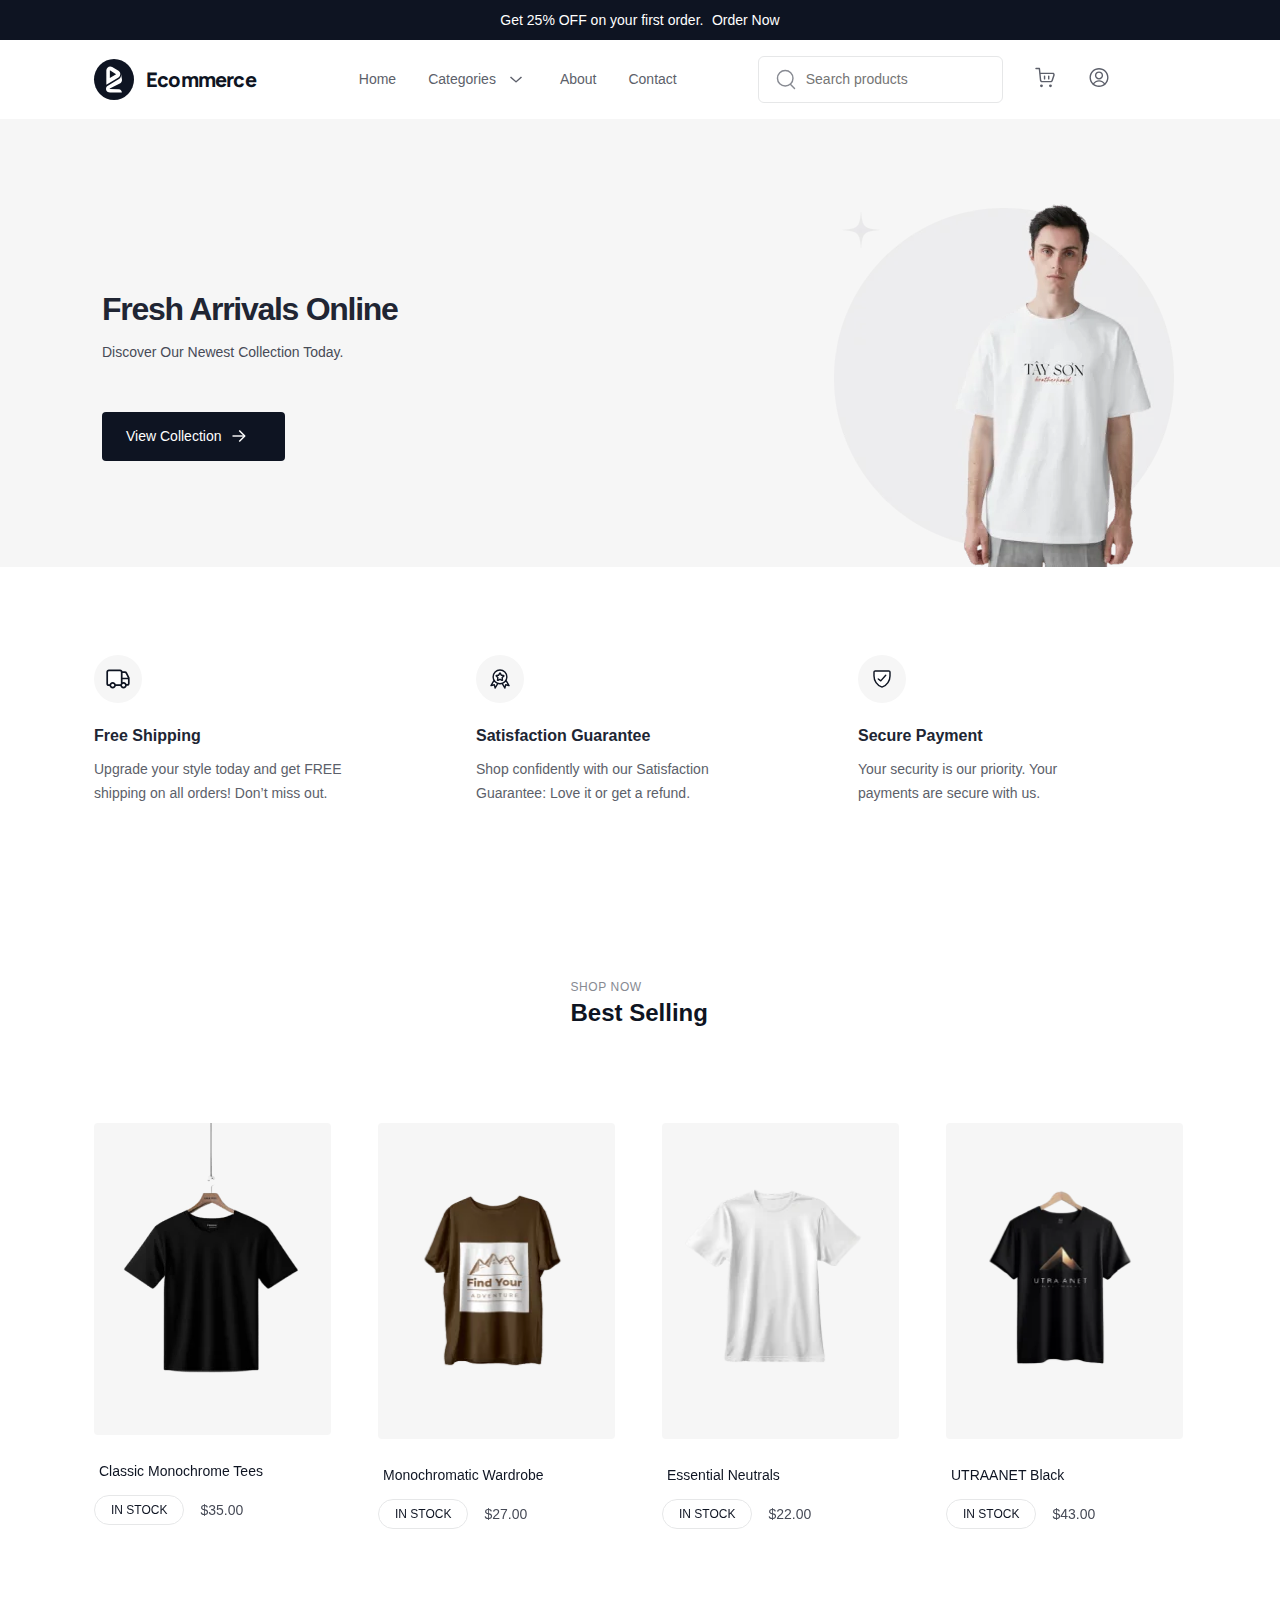
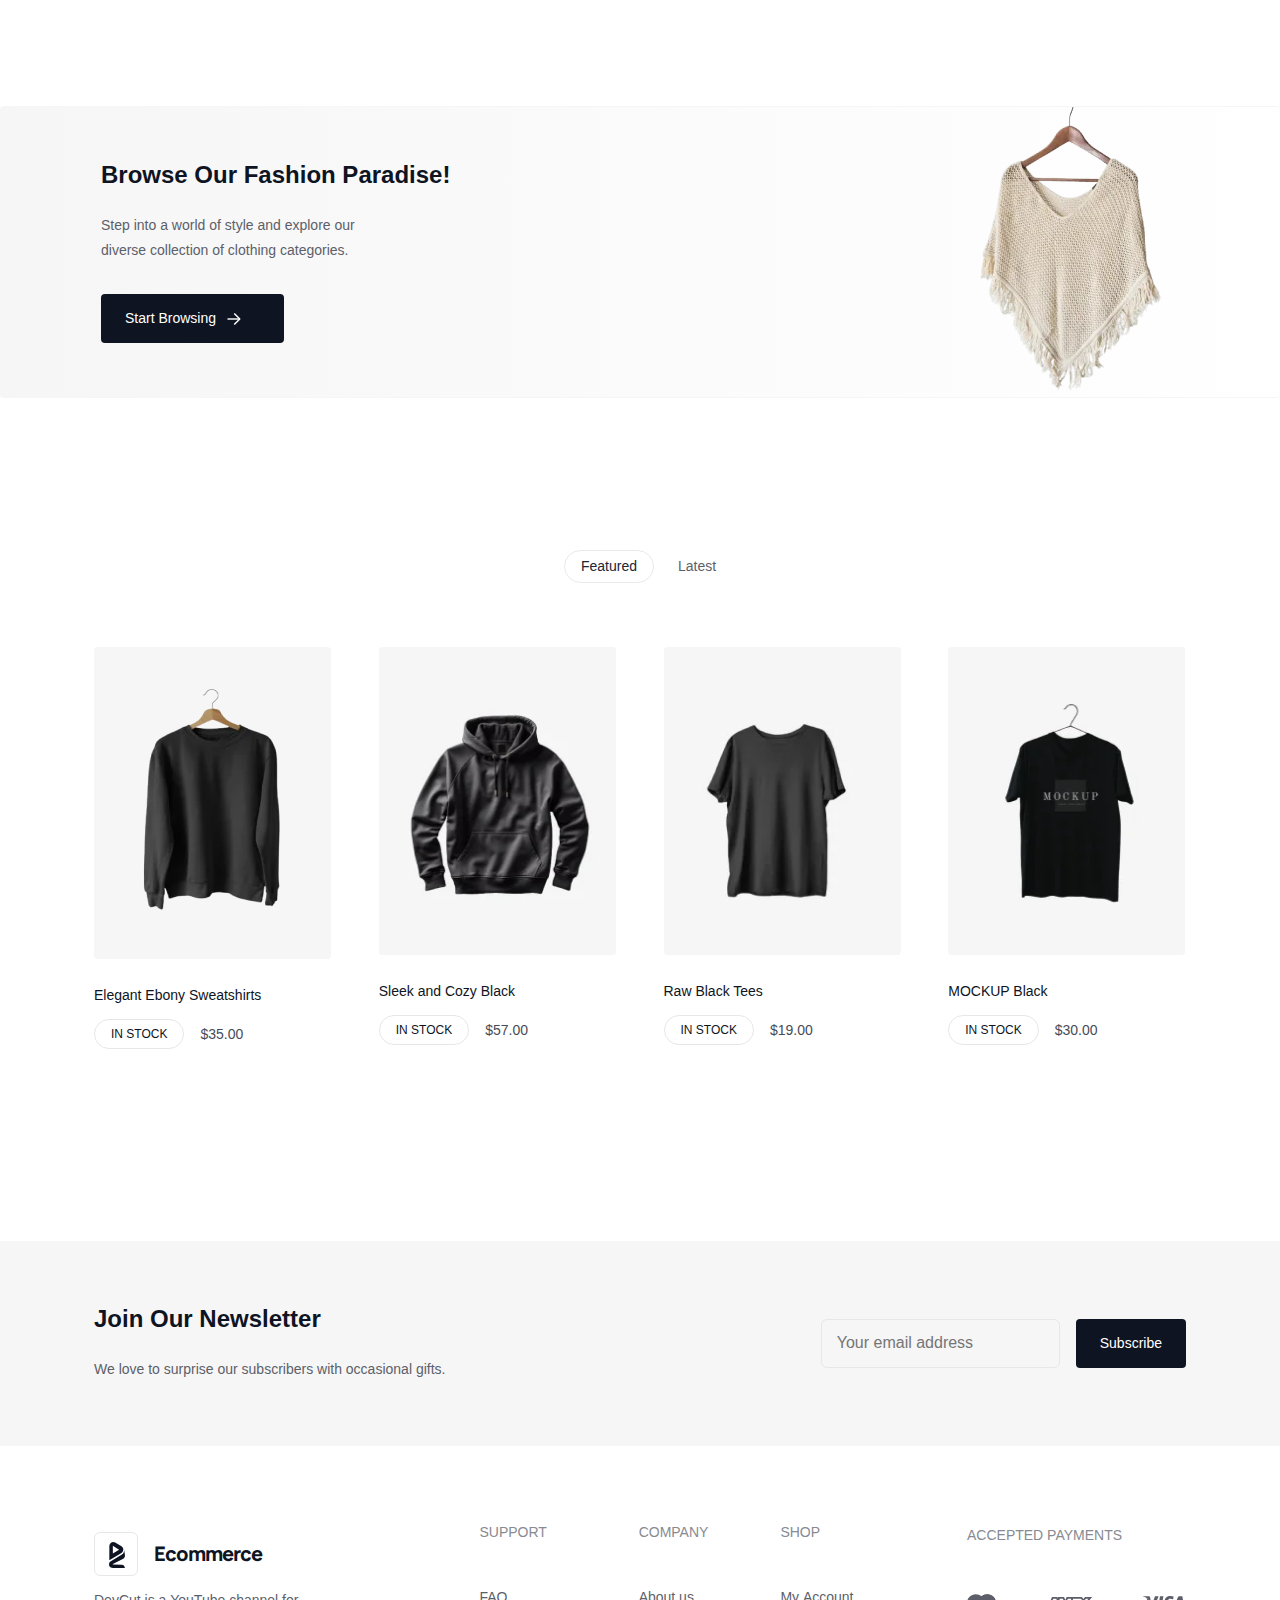
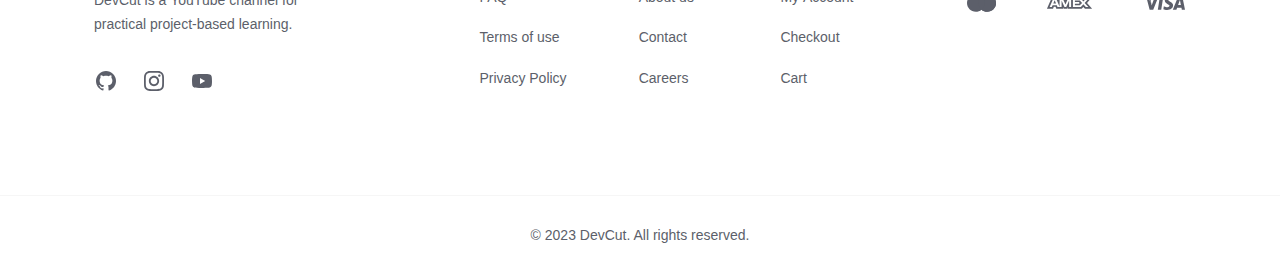
<file: index.html>
<!DOCTYPE html><html lang="en"><head><meta charset="UTF-8"/><meta http-equiv="X-UA-Compatible" content="IE=edge"/><meta name="viewport" content="width=device-width, initial-scale=1.0"/><title>Ecommerce | Кирилл Фирулёв</title><link rel="stylesheet" href="./css/main.css"/><link rel="icon" type="image/x-icon" href="./img/favicons/favicon.svg"/><link rel="apple-touch-icon" sizes="180x180" href="./img/favicons/apple-touch-icon.png"/></head><body><section class="top-info"><div class="top-info__content"><p>Get 25% OFF on&#160;your first order.</p> <span>Order Now</span></div></section><header class="header"><div class="container"><div class="header__body"><div class="header__nav nav-head"><div class="nav-head__logo"><div class="nav-head__logotip"><svg class="icon icon--LogoWhite"><use href="./img/svgsprite/sprite.symbol.svg#LogoWhite"></use></svg></div> <span>Ecommerce</span></div><ul class="nav-head__list"><li class="nav-head__item">Home</li><li class="nav-head__item Categories"> Categories<svg class="icon icon--ArrowDown"><use href="./img/svgsprite/sprite.symbol.svg#ArrowDown"></use></svg></li><li class="nav-head__item">About</li><li class="nav-head__item">Contact</li></ul></div><div class="header__profile"><div class="header__input"><svg class="icon icon--Search"><use href="./img/svgsprite/sprite.symbol.svg#Search"></use></svg><input type="text" placeholder="Search products"/></div><div class="header__card"><svg class="icon icon--card"><use href="./img/svgsprite/sprite.symbol.svg#card"></use></svg></div><div class="header__user"><svg class="icon icon--User"><use href="./img/svgsprite/sprite.symbol.svg#User"></use></svg></div></div><div class="mobile-nav"><ul class="mobile-nav__list"><li class="mobile-nav__item">Home</li><li class="mobile-nav__item Categories"> Categories<svg class="icon icon--ArrowDown"><use href="./img/svgsprite/sprite.symbol.svg#ArrowDown"></use></svg></li><li class="mobile-nav__item">About</li><li class="mobile-nav__item">Contact</li></ul><div class="mobile__input"><svg class="icon icon--Search"><use href="./img/svgsprite/sprite.symbol.svg#Search"></use></svg><input type="text" placeholder="Search products"/></div></div><div class="mobile__nav"> <button class="mobile-nav-btn"><div class="line line1"></div><div class="line line2"></div><div class="line line3"></div></button></div></div></div></header><main class="main"><section class="hero"><div class="container"><div class="hero__body"><div class="hero__content"><div class="hero__text"><h2 class="hero__title">Fresh Arrivals Online</h2><p>Discover Our Newest Collection Today.</p></div> <button class="hero__btn"> View Collection<svg class="icon icon--ArrowRight"><use href="./img/svgsprite/sprite.symbol.svg#ArrowRight"></use></svg></button></div><div class="hero__img"><picture><source srcset="./img/hero/01.webp 1x, ./img/hero/01@2x.webp 2x" type="image/webp"><source srcset="./img/hero/01.png 1x, ./img/hero/01@2x.png 2x" type="image/png"> <img src="./img/hero/01.png" alt=""/></picture></div></div></div></section><section class="features"><div class="container"><div class="features__body"><ul class="features__list"><li class="features__item"><div class="features__icon"><svg class="icon icon--car"><use href="./img/svgsprite/sprite.symbol.svg#car"></use></svg></div><div class="features__text"><h2>Free Shipping</h2><p> Upgrade your style today and get FREE shipping on&#160;all orders! Don&#8217;t miss out.</p></div></li><li class="features__item"><div class="features__icon"><svg class="icon icon--medal"><use href="./img/svgsprite/sprite.symbol.svg#medal"></use></svg></div><div class="features__text"><h2>Satisfaction Guarantee</h2><p> Shop confidently with our Satisfaction Guarantee: Love it&#160;or&#160;get a refund.</p></div></li><li class="features__item"><div class="features__icon"><svg class="icon icon--safety"><use href="./img/svgsprite/sprite.symbol.svg#safety"></use></svg></div><div class="features__text"><h2>Secure Payment</h2><p> Your security is&#160;our priority. Your payments are secure with us.</p></div></li></ul></div></div></section><section class="best"><div class="container"><div class="best__body"><div class="best__title"> <span>Shop Now</span><h2>Best Selling</h2></div><div class="swiper mySwiper best__slider"><div class="swiper-wrapper best__swiper"><div class="swiper-slide best__slide slide-best"><div class="slide-best__img"><picture><source srcset="./img/best/01.webp 1x, ./img/best/01@2x.webp 2x" type="image/webp"><source srcset="./img/best/01.png 1x, ./img/best/01@2x.png 2x" type="image/png"> <img src="./img/best/01.png" alt=""/></picture></div><div class="slide-best__content"><p>Classic Monochrome Tees</p><div class="slide-best__price"> <button type="button" class="slide-best__btn">IN&#160;STOCK</button> <span>$35.00</span></div></div></div><div class="swiper-slide best__slide slide-best"><div class="slide-best__img"><picture><source srcset="./img/best/02.webp 1x, ./img/best/02@2x.webp 2x" type="image/webp"><source srcset="./img/best/02.png 1x, ./img/best/02@2x.png 2x" type="image/png"> <img src="./img/best/02.png" alt=""/></picture></div><div class="slide-best__content"><p>Monochromatic Wardrobe</p><div class="slide-best__price"> <button type="button" class="slide-best__btn">IN&#160;STOCK</button> <span>$27.00</span></div></div></div><div class="swiper-slide best__slide slide-best"><div class="slide-best__img"><picture><source srcset="./img/best/03.webp 1x, ./img/best/03@2x.webp 2x" type="image/webp"><source srcset="./img/best/03.png 1x, ./img/best/03@2x.png 2x" type="image/png"> <img src="./img/best/03.png" alt=""/></picture></div><div class="slide-best__content"><p>Essential Neutrals</p><div class="slide-best__price"> <button type="button" class="slide-best__btn">IN&#160;STOCK</button> <span>$22.00</span></div></div></div><div class="swiper-slide best__slide slide-best"><div class="slide-best__img"><picture><source srcset="./img/best/04.webp 1x, ./img/best/04@2x.webp 2x" type="image/webp"><source srcset="./img/best/04.png 1x, ./img/best/04@2x.png 2x" type="image/png"> <img src="./img/best/04.png" alt=""/></picture></div><div class="slide-best__content"><p>UTRAANET Black</p><div class="slide-best__price"> <button type="button" class="slide-best__btn">IN&#160;STOCK</button> <span>$43.00</span></div></div></div><div class="swiper-slide best__slide slide-best"><div class="slide-best__img"><picture><source srcset="./img/best/01.webp 1x, ./img/best/01@2x.webp 2x" type="image/webp"><source srcset="./img/best/01.png 1x, ./img/best/01@2x.png 2x" type="image/png"> <img src="./img/best/01.png" alt=""/></picture></div><div class="slide-best__content"><p>Classic Monochrome Tees</p><div class="slide-best__price"> <button type="button" class="slide-best__btn">IN&#160;STOCK</button> <span>$35.00</span></div></div></div><div class="swiper-slide best__slide slide-best"><div class="slide-best__img"><picture><source srcset="./img/best/02.webp 1x, ./img/best/02@2x.webp 2x" type="image/webp"><source srcset="./img/best/02.png 1x, ./img/best/02@2x.png 2x" type="image/png"> <img src="./img/best/02.png" alt=""/></picture></div><div class="slide-best__content"><p>Monochromatic Wardrobe</p><div class="slide-best__price"> <button type="button" class="slide-best__btn">IN&#160;STOCK</button> <span>$27.00</span></div></div></div><div class="swiper-slide best__slide slide-best"><div class="slide-best__img"><picture><source srcset="./img/best/03.webp 1x, ./img/best/03@2x.webp 2x" type="image/webp"><source srcset="./img/best/03.png 1x, ./img/best/03@2x.png 2x" type="image/png"> <img src="./img/best/03.png" alt=""/></picture></div><div class="slide-best__content"><p>Essential Neutrals</p><div class="slide-best__price"> <button type="button" class="slide-best__btn">IN&#160;STOCK</button> <span>$22.00</span></div></div></div><div class="swiper-slide best__slide slide-best"><div class="slide-best__img"><picture><source srcset="./img/best/04.webp 1x, ./img/best/04@2x.webp 2x" type="image/webp"><source srcset="./img/best/04.png 1x, ./img/best/04@2x.png 2x" type="image/png"> <img src="./img/best/04.png" alt=""/></picture></div><div class="slide-best__content"><p>UTRAANET Black</p><div class="slide-best__price"> <button type="button" class="slide-best__btn">IN&#160;STOCK</button> <span>$43.00</span></div></div></div></div></div></div></div></section><section class="catigories"><div class="container"><div class="catigories__body"><div class="catigories__text"><h2 class="catigories__title">Browse Our Fashion Paradise!</h2><div class="catigories__content"><p> Step into a&#160;world of&#160;style and explore our diverse collection of clothing categories.</p> <button type="submit" class="catigories__button"> Start Browsing<svg class="icon icon--ArrowRight"><use href="./img/svgsprite/sprite.symbol.svg#ArrowRight"></use></svg></button></div></div><div class="catigories__img"><picture><source srcset="./img/catigories/01.webp 1x, ./img/catigories/01@2x.webp 2x" type="image/webp"><source srcset="./img/catigories/01.png 1x, ./img/catigories/01@2x.png 2x" type="image/png"> <img src="./img/catigories/01.png" alt=""/></picture></div></div></div></section><section class="products"><div class="container"><div class="products__body"><div class="products__button"><h2 class="products__btn btn--active">Featured</h2><h2 class="products__btn">Latest</h2></div><ul class="products__list list--active"><li class="products__item"><div class="products__img"><picture><source srcset="./img/products/01.webp 1x, ./img/products/01@2x.webp 2x" type="image/webp"><source srcset="./img/products/01.png 1x, ./img/products/01@2x.png 2x" type="image/png"> <img src="./img/products/01.png" alt=""/></picture></div><div class="products__content"><p>Elegant Ebony Sweatshirts</p><div class="products__price"> <button type="button" class="products__btn">IN&#160;STOCK</button> <span>$35.00</span></div></div></li><li class="products__item"><div class="products__img"><picture><source srcset="./img/products/02.webp 1x, ./img/products/02@2x.webp 2x" type="image/webp"><source srcset="./img/products/02.png 1x, ./img/products/02@2x.png 2x" type="image/png"> <img src="./img/products/02.png" alt=""/></picture></div><div class="products__content"><p>Sleek and Cozy Black</p><div class="products__price"> <button type="button" class="products__btn">IN&#160;STOCK</button> <span>$57.00</span></div></div></li><li class="products__item"><div class="products__img"><picture><source srcset="./img/products/03.webp 1x, ./img/products/03@2x.webp 2x" type="image/webp"><source srcset="./img/products/03.png 1x, ./img/products/03@2x.png 2x" type="image/png"> <img src="./img/products/03.png" alt=""/></picture></div><div class="products__content"><p>Raw Black Tees</p><div class="products__price"> <button type="button" class="products__btn">IN&#160;STOCK</button> <span>$19.00</span></div></div></li><li class="products__item"><div class="products__img"><picture><source srcset="./img/products/04.webp 1x, ./img/products/04@2x.webp 2x" type="image/webp"><source srcset="./img/products/04.png 1x, ./img/products/04@2x.png 2x" type="image/png"> <img src="./img/products/04.png" alt=""/></picture></div><div class="products__content"><p>MOCKUP Black</p><div class="products__price"> <button type="button" class="products__btn">IN&#160;STOCK</button> <span>$30.00</span></div></div></li></ul><ul class="products__list "><li class="products__item"><div class="products__img"><picture><source srcset="./img/products/04.webp 1x, ./img/products/04@2x.webp 2x" type="image/webp"><source srcset="./img/products/04.png 1x, ./img/products/04@2x.png 2x" type="image/png"> <img src="./img/products/04.png" alt=""/></picture></div><div class="products__content"><p>MOCKUP Black</p><div class="products__price"> <button type="button" class="products__btn">IN&#160;STOCK</button> <span>$30.00</span></div></div></li><li class="products__item"><div class="products__img"><picture><source srcset="./img/products/03.webp 1x, ./img/products/03@2x.webp 2x" type="image/webp"><source srcset="./img/products/03.png 1x, ./img/products/03@2x.png 2x" type="image/png"> <img src="./img/products/03.png" alt=""/></picture></div><div class="products__content"><p>Raw Black Tees</p><div class="products__price"> <button type="button" class="products__btn">IN&#160;STOCK</button> <span>$19.00</span></div></div></li><li class="products__item"><div class="products__img"><picture><source srcset="./img/products/02.webp 1x, ./img/products/02@2x.webp 2x" type="image/webp"><source srcset="./img/products/02.png 1x, ./img/products/02@2x.png 2x" type="image/png"> <img src="./img/products/02.png" alt=""/></picture></div><div class="products__content"><p>Sleek and Cozy Black</p><div class="products__price"> <button type="button" class="products__btn">IN&#160;STOCK</button> <span>$57.00</span></div></div></li><li class="products__item"><div class="products__img"><picture><source srcset="./img/products/01.webp 1x, ./img/products/01@2x.webp 2x" type="image/webp"><source srcset="./img/products/01.png 1x, ./img/products/01@2x.png 2x" type="image/png"> <img src="./img/products/01.png" alt=""/></picture></div><div class="products__content"><p>Elegant Ebony Sweatshirts</p><div class="products__price"> <button type="button" class="products__btn">IN&#160;STOCK</button> <span>$35.00</span></div></div></li></ul></div></div></section></main><footer class="footer"><div class="footer__newsletter newsletter"><div class="container"><div class="newsletter__body"><div class="newsletter__text"><h2>Join Our Newsletter</h2><p>We&#160;love to&#160;surprise our subscribers with occasional gifts.</p></div><div class="newsletter__input"> <input type="email" name="email" placeholder="Your email address"/> <button type="submit">Subscribe</button></div></div></div></div><div class="footer__content content"><div class="container"><div class="content__body"><div class="content__network"><div class="content__contoiner"><div class="content__logo"><div class="content__logotip"><svg class="icon icon--LogoDark"><use href="./img/svgsprite/sprite.symbol.svg#LogoDark"></use></svg></div> ecommerce</div><p> DevCut is&#160;a&#160;YouTube channel for practical project-based learning.</p></div><div class="content__social"><svg class="icon icon--Github"><use href="./img/svgsprite/sprite.symbol.svg#Github"></use></svg><svg class="icon icon--Instagram"><use href="./img/svgsprite/sprite.symbol.svg#Instagram"></use></svg><svg class="icon icon--Youtube"><use href="./img/svgsprite/sprite.symbol.svg#Youtube"></use></svg></div></div><div class="content__list list"><div class="list__content"><h2 class="list__title">SUPPORT</h2><ul class="list__list"><li class="list__item"> FAQ</li><li class="list__item"> Terms of&#160;use</li><li class="list__item"> Privacy Policy</li></ul></div><div class="list__content"><h2 class="list__title">COMPANY</h2><ul class="list__list"><li class="list__item"> About us</li><li class="list__item"> Contact</li><li class="list__item"> Careers</li></ul></div><div class="list__content"><h2 class="list__title">SHOP</h2><ul class="list__list"><li class="list__item"> My&#160;Account</li><li class="list__item"> Checkout</li><li class="list__item"> Cart</li></ul></div></div><div class="content__payments payments"><h2 class="payments__title">ACCEPTED PAYMENTS</h2><div class="payments__content"><svg class="icon icon--Mastercard"><use href="./img/svgsprite/sprite.symbol.svg#Mastercard"></use></svg><svg class="icon icon--Amex"><use href="./img/svgsprite/sprite.symbol.svg#Amex"></use></svg><svg class="icon icon--Visa"><use href="./img/svgsprite/sprite.symbol.svg#Visa"></use></svg></div></div></div></div></div><div class="footer__copyright"><p>&#169; 2023 DevCut. All rights reserved.</p></div></footer><script src="./js/index.bundle.js"></script></body></html>
</file>
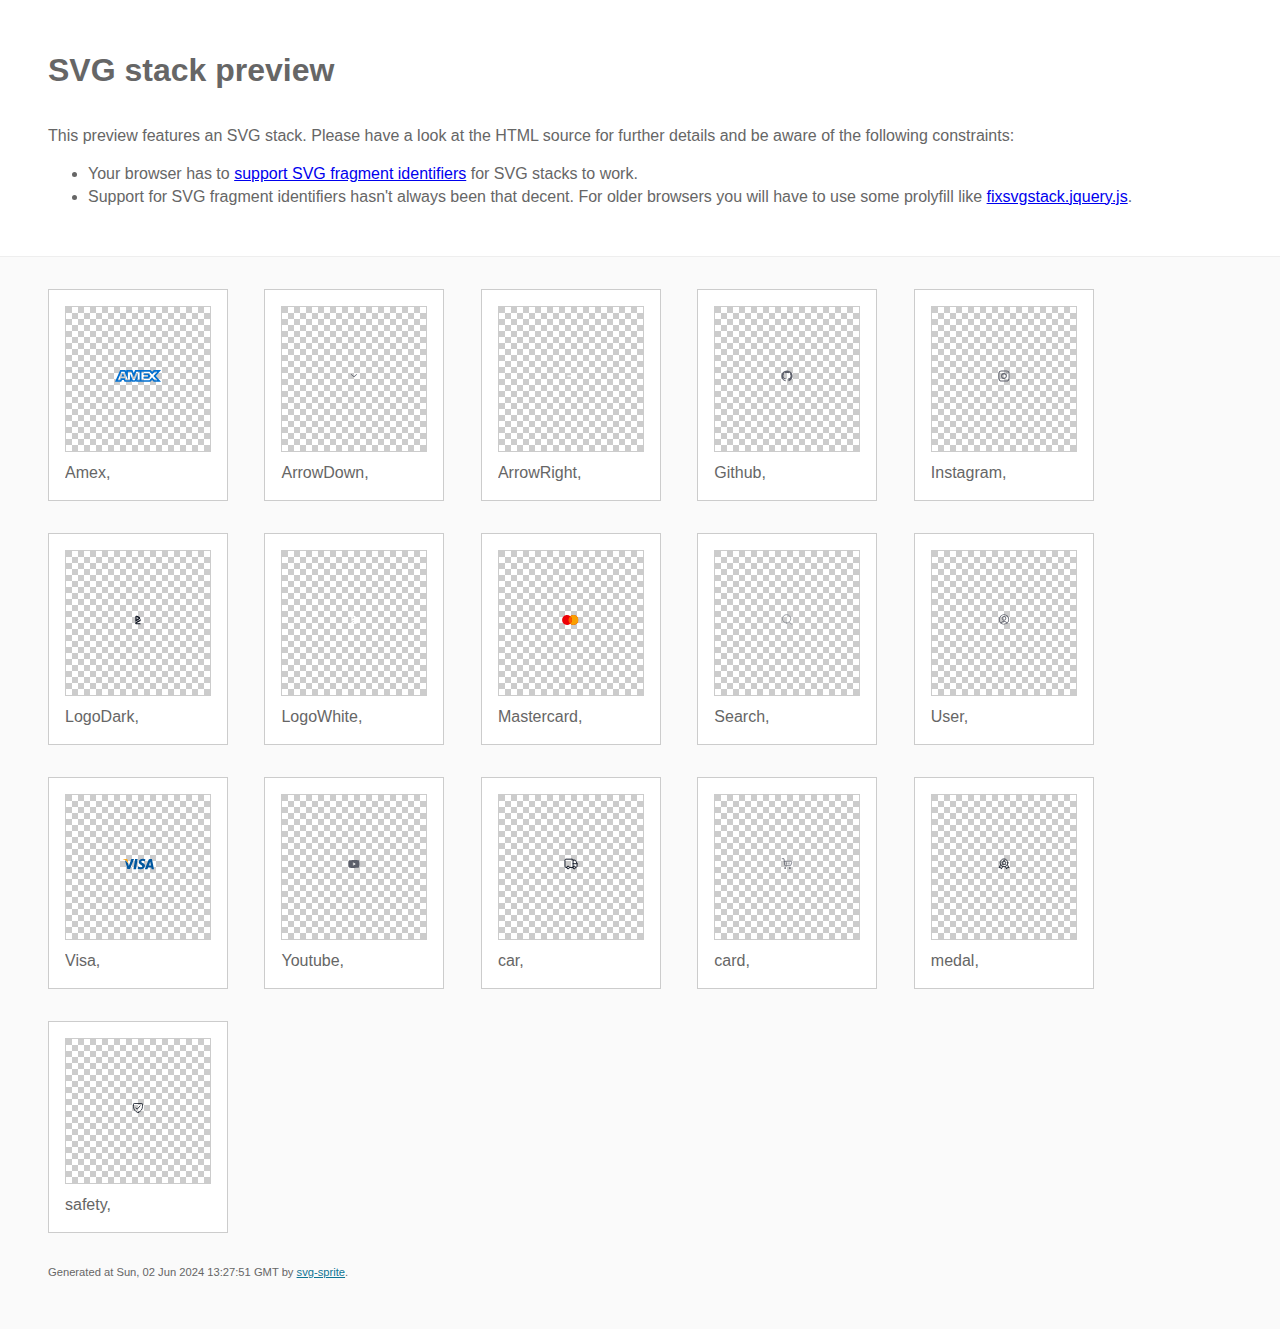
<file: img/svgsprite/stack/sprite.stack.html>
<!doctype html>
<html lang="en">
    <head>
        <meta charset="utf-8">
        <title>SVG stack preview | svg-sprite</title>
        <style>
            body {
                padding: 0;
                margin: 0;
                color: #666;
                background: #fafafa;
                font-family: Arial, Helvetica, sans-serif;
                font-size: 1em;
                line-height: 1.4;
            }

            header {
                display: block;
                padding: 3em 3em 2em;
                background-color: #fff;
            }

            header p {
                margin: 2em 0 0;
            }

            section {
                border-top: 1px solid #eee;
                padding: 2em 3em 0;
            }

            section ul {
                margin: 0;
                padding: 0;
            }

            section li {
                display: inline-block;
                background-color: #fff;
                position: relative;
                margin: 0 2em 2em 0;
                vertical-align: top;
                border: 1px solid #ccc;
                padding: 1em 1em 3em;
                cursor: default;
            }

            .icon-box {
                margin: 0;
                width: 144px;
                height: 144px;
                position: relative;
                background: #ccc url("data:image/svg+xml,%3Csvg xmlns='http://www.w3.org/2000/svg' width='12' height='12'%3E%3Cpath fill='%23fff' d='M6 0h6v6H6zM0 6h6v6H0z'/%3E%3C/svg%3E") top left repeat;
                border: 1px solid #ccc;
                display: table-cell;
                vertical-align: middle;
                text-align: center;
            }

            .icon {
                display: inline-block;
            }

            h1 {
                margin-top: 0;
            }

            h2 {
                margin: 0;
                padding: 0;
                font-size: 1em;
                font-weight: 400;
                white-space: nowrap;
                overflow: hidden;
                text-overflow: ellipsis;
                position: absolute;
                left: 1em;
                right: 1em;
                bottom: 1em;
            }

            footer {
                display: block;
                margin: 0;
                padding: 0 3em 3em;
            }

            footer p {
                margin: 0;
                font-size: .7em;
            }

            footer a {
                color: #0f7595;
                margin-left: 0;
            }
        </style>

<!--
Sprite shape dimensions
====================================================================================================
You will need to set the sprite shape dimensions via CSS when you use them as stack SVGs, otherwise
they would become a huge 100% in size. You may use the following dimension classes for doing so.
They might well be outsourced to an external stylesheet of course.
-->

<style>
 .svg-Amex-dims { width: 57px; height: 32px; }
 .svg-ArrowDown-dims { width: 24px; height: 25px; }
 .svg-ArrowRight-dims { width: 24px; height: 24px; }
 .svg-Github-dims { width: 24px; height: 24px; }
 .svg-Instagram-dims { width: 24px; height: 24px; }
 .svg-LogoDark-dims { width: 16px; height: 26px; }
 .svg-LogoWhite-dims { width: 16px; height: 27px; }
 .svg-Mastercard-dims { width: 31px; height: 32px; }
 .svg-Search-dims { width: 24px; height: 25px; }
 .svg-User-dims { width: 24px; height: 25px; }
 .svg-Visa-dims { width: 43px; height: 32px; }
 .svg-Youtube-dims { width: 24px; height: 24px; }
 .svg-car-dims { width: 24px; height: 24px; }
 .svg-card-dims { width: 20px; height: 21px; }
 .svg-medal-dims { width: 24px; height: 24px; }
 .svg-safety-dims { width: 24px; height: 24px; }
</style>

<!--
====================================================================================================
-->

    </head>
    <body>
        <header>
            <h1>SVG stack preview</h1>
            <p>This preview features an SVG stack. Please have a look at the HTML source for further details and be aware of the following constraints:</p>
            <ul>
                <li>Your browser has to <a href="https://caniuse.com/svg-fragment" target="_blank" rel="noopener noreferrer">support SVG fragment identifiers</a> for SVG stacks to work.</li>
                <li>Support for SVG fragment identifiers hasn't always been that decent. For older browsers you will have to use some prolyfill like <a href="https://github.com/preciousforever/SVG-Stacker/blob/master/fixsvgstack.jquery.js" target="_blank" rel="noopener noreferrer">fixsvgstack.jquery.js</a>.</li>
            </ul>
        </header>
        <section>

<!--
SVG stack
====================================================================================================
These SVG images make use of fragment identifiers (IDs) to reference certain portions of the
external sprite. By default, all shapes inside the sprite are hidden by CSS. The `:target` pseudo
selector is used to show the very shape that is referenced by the fragment identifier.
-->

            <ul>

             <li title="Amex">
                    <div class="icon-box">
                        <img src="svg/sprite.stack.svg#Amex" class="svg-Amex-dims" alt="Amex">
                    </div>
                    <h2>Amex, </h2>
                </li>
             <li title="ArrowDown">
                    <div class="icon-box">
                        <img src="svg/sprite.stack.svg#ArrowDown" class="svg-ArrowDown-dims" alt="ArrowDown">
                    </div>
                    <h2>ArrowDown, </h2>
                </li>
             <li title="ArrowRight">
                    <div class="icon-box">
                        <img src="svg/sprite.stack.svg#ArrowRight" class="svg-ArrowRight-dims" alt="ArrowRight">
                    </div>
                    <h2>ArrowRight, </h2>
                </li>
             <li title="Github">
                    <div class="icon-box">
                        <img src="svg/sprite.stack.svg#Github" class="svg-Github-dims" alt="Github">
                    </div>
                    <h2>Github, </h2>
                </li>
             <li title="Instagram">
                    <div class="icon-box">
                        <img src="svg/sprite.stack.svg#Instagram" class="svg-Instagram-dims" alt="Instagram">
                    </div>
                    <h2>Instagram, </h2>
                </li>
             <li title="LogoDark">
                    <div class="icon-box">
                        <img src="svg/sprite.stack.svg#LogoDark" class="svg-LogoDark-dims" alt="LogoDark">
                    </div>
                    <h2>LogoDark, </h2>
                </li>
             <li title="LogoWhite">
                    <div class="icon-box">
                        <img src="svg/sprite.stack.svg#LogoWhite" class="svg-LogoWhite-dims" alt="LogoWhite">
                    </div>
                    <h2>LogoWhite, </h2>
                </li>
             <li title="Mastercard">
                    <div class="icon-box">
                        <img src="svg/sprite.stack.svg#Mastercard" class="svg-Mastercard-dims" alt="Mastercard">
                    </div>
                    <h2>Mastercard, </h2>
                </li>
             <li title="Search">
                    <div class="icon-box">
                        <img src="svg/sprite.stack.svg#Search" class="svg-Search-dims" alt="Search">
                    </div>
                    <h2>Search, </h2>
                </li>
             <li title="User">
                    <div class="icon-box">
                        <img src="svg/sprite.stack.svg#User" class="svg-User-dims" alt="User">
                    </div>
                    <h2>User, </h2>
                </li>
             <li title="Visa">
                    <div class="icon-box">
                        <img src="svg/sprite.stack.svg#Visa" class="svg-Visa-dims" alt="Visa">
                    </div>
                    <h2>Visa, </h2>
                </li>
             <li title="Youtube">
                    <div class="icon-box">
                        <img src="svg/sprite.stack.svg#Youtube" class="svg-Youtube-dims" alt="Youtube">
                    </div>
                    <h2>Youtube, </h2>
                </li>
             <li title="car">
                    <div class="icon-box">
                        <img src="svg/sprite.stack.svg#car" class="svg-car-dims" alt="car">
                    </div>
                    <h2>car, </h2>
                </li>
             <li title="card">
                    <div class="icon-box">
                        <img src="svg/sprite.stack.svg#card" class="svg-card-dims" alt="card">
                    </div>
                    <h2>card, </h2>
                </li>
             <li title="medal">
                    <div class="icon-box">
                        <img src="svg/sprite.stack.svg#medal" class="svg-medal-dims" alt="medal">
                    </div>
                    <h2>medal, </h2>
                </li>
             <li title="safety">
                    <div class="icon-box">
                        <img src="svg/sprite.stack.svg#safety" class="svg-safety-dims" alt="safety">
                    </div>
                    <h2>safety, </h2>
                </li>
         </ul>

<!--
====================================================================================================
-->

        </section>
        <footer>
            <p>Generated at Sun, 02 Jun 2024 13:27:51 GMT by <a href="https://github.com/svg-sprite/svg-sprite" target="_blank" rel="noopener noreferrer">svg-sprite</a>.</p>
        </footer>
    </body>
</html>
</file>
<file: css/main.css>
@charset "UTF-8";@import url(https://fonts.googleapis.com/css?family=Manrope:200,300,regular,500,600,700,800);@-webkit-keyframes swiper-preloader-spin{0%{-webkit-transform:rotate(0deg);transform:rotate(0deg)}to{-webkit-transform:rotate(360deg);transform:rotate(360deg)}}@keyframes swiper-preloader-spin{0%{-webkit-transform:rotate(0deg);transform:rotate(0deg)}to{-webkit-transform:rotate(360deg);transform:rotate(360deg)}}*{padding:0;margin:0;border:0}*,::after,::before{-webkit-box-sizing:border-box;box-sizing:border-box}a,a:hover,a:link,a:visited{text-decoration:none}aside,footer,header,legend,main,nav,section{display:block}h1,h2,h3,h4,h5,h6,p{font-size:inherit;font-weight:inherit}ul,ul li{list-style:none}img{vertical-align:top}img,svg{max-width:100%;height:auto}address{font-style:normal}input,select,textarea{background-color:transparent}button,input,select,textarea{font-family:inherit;font-size:inherit;color:inherit}input::-ms-clear{display:none}button,input[type=submit]{display:inline-block;-webkit-box-shadow:none;box-shadow:none;background-color:transparent;background:0 0;cursor:pointer}button:active,button:focus,input:active,input:focus{outline:0}button::-moz-focus-inner{padding:0;border:0}.header__input svg,label{cursor:pointer}:root{--container-width:1122px;--container-padding:15px;--font-main:sans-serif;--font-accent:"Manrope", sans-serif;--font-titles:var(--font-accent);--page-bg:#fff;--text-color:#000;--accent:#ac182c;--link-color:#2578c8;--laptop-size:1199px;--tablet-size:959px;--mobile-size:599px;--primary-b900:#4078ff;--primary-b800:#5c83ff;--primary-b700:#728fff;--primary-b600:#869aff;--primary-b500:#97a6ff;--primary-b400:#a8b2ff;--primary-b300:#b7bfff;--primary-b200:#e3e5ff;--primary-b100:#f0f1ff;--neutral-black-b900:#0e1422;--neutral-black-b800:#202533;--neutral-black-b700:#333845;--neutral-black-b600:#474b57;--neutral-black-b500:#5c5f6a;--neutral-black-b400:#71747e;--neutral-black-b300:#878a92;--neutral-black-b200:#b6b7bc;--neutral-black-b100:#e6e7e8;--neutral-white-w900:#fff;--neutral-white-w100:#f6f6f6;--neutral-white-w200:#e9e9eb;--semantic-blue-b900:#306cef;--semantic-blue-b800:#477cf1;--semantic-blue-b700:#5e8cf3;--semantic-blue-b600:#759df4;--semantic-blue-b500:#8cadf6;--semantic-blue-b400:#a3bef8;--semantic-blue-b300:#bacefa;--semantic-blue-b200:#d1defb;--semantic-blue-b100:#e8effd;--semantic-green-g900:#057234;--semantic-green-g800:#2c7f45;--semantic-green-g700:#458b56;--semantic-green-g600:#5a9868;--semantic-green-g500:#6fa479;--semantic-green-g400:#83b18b;--semantic-green-g300:#98be9e;--semantic-green-g200:#c1d8c4;--semantic-green-g100:#d5e5d7;--semantic-red-r900:#be1313;--semantic-red-r800:#c83727;--semantic-red-r700:#d14f3a;--semantic-red-r600:#d9644e;--semantic-red-r500:#e17862;--semantic-red-r400:#e88c77;--semantic-red-r300:#ee9f8d;--semantic-red-r200:#f8c5b9;--semantic-red-r100:#fbd9d0;--semantic-yellow-y900:#f3b40a;--semantic-yellow-y800:#f6bb33;--semantic-yellow-y700:#f9c14c;--semantic-yellow-y600:#fbc862;--semantic-yellow-y500:#fdcf76;--semantic-yellow-y400:#ffd58a;--semantic-yellow-y300:#ffdc9e;--semantic-yellow-y200:#ffeac4;--semantic-yellow-y100:#fff1d8;--font-family:"Inter", sans-serif;--second-family:"Manrope", sans-serif}.dark{--page-bg:#252526;--text-color:#fff}@font-face{font-family:Montserrat;font-display:swap;src:url(../fonts/Montserrat-BoldItalic.woff2) format("woff2"),url(../fonts/Montserrat-BoldItalic.woff) format("woff");font-weight:400;font-style:normal}@font-face{font-family:Montserrat;font-display:swap;src:url(../fonts/Montserrat-Bold.woff2) format("woff2"),url(../fonts/Montserrat-Bold.woff) format("woff");font-weight:700;font-style:normal}@font-face{font-family:FirasansBook;font-display:swap;src:url(../fonts/FirasansBook.woff2) format("woff2"),url(../fonts/FirasansBook.woff) format("woff");font-weight:400;font-style:normal}@font-face{font-family:Montserrat;font-display:swap;src:url(../fonts/Montserrat-Regular.woff2) format("woff2"),url(../fonts/Montserrat-Regular.woff) format("woff");font-weight:400;font-style:normal}html{scroll-behavior:smooth;background-color:#272727}body{background-color:var(--page-bg);color:var(--text-color);font-family:var(--font-main);text-wrap:balance}img{display:block}a{color:var(--link-color)}code,pre.code{background-color:#e9f1f6;padding:.2rem;border-radius:4px}pre.code{overflow-x:auto;padding:1rem}.docs{display:grid;line-height:1.5}.docs p{margin:1rem 0}.docs ol,.docs ul{padding-left:2rem}.docs ol li,.docs ul li{list-style:disc;margin-bottom:.5rem}.docs ol li{list-style:decimal}.docs section,.docs section.docs{padding:40px 0}.docs section+section{border-top:1px solid #dae5e9}.docs small{font-size:1rem;color:#acacac}.docs .title-1:first-child,.docs .title-2:first-child{margin-top:0!important}.test,.test-2{width:600px;height:300px;margin:50px auto;background-color:#999;background-position:center center;background-size:cover;background-repeat:no-repeat}.test{background-image:url(./../img/project-02.jpg)}.test-2{background-image:-webkit-image-set(url(./../img/project-02.jpg) 1x,url(./../img/project-02@2x.jpg) 2x);background-image:image-set(url(./../img/project-02.jpg) 1x,url(./../img/project-02@2x.jpg) 2x)}.font-1{font-family:"Montserrat";font-weight:700;font-style:italic}.font-2{font-family:"FirasansBook";font-weight:400}.none{display:none!important}.visually-hidden{position:absolute;width:1px;height:1px;margin:-1px;border:0;padding:0;white-space:nowrap;-webkit-clip-path:inset(100%);clip-path:inset(100%);clip:rect(0 0 0 0);overflow:hidden}.no-scroll{overflow-y:hidden}.text-left{text-align:left}.text-right{text-align:right}.text-center{text-align:center}.d-flex,body,html{display:-webkit-box;display:-ms-flexbox;display:flex}.flex-center{-webkit-box-pack:center;-ms-flex-pack:center;justify-content:center}.content-demo{margin-bottom:5rem;padding:1rem;background-color:#dadada}.container,.container-full{padding:0 var(--container-padding)}.container{margin:0 auto;max-width:var(--container-width);width:100%}.container-full{max-width:100%}.container-left-50,.container-right-50{padding:0 var(--container-padding);max-width:50%}.container-right-50{margin-left:auto}.container-right{padding-left:calc((100% - var(--container-width))/2 + var(--container-padding))}.container-left{padding-right:calc((100% - var(--container-width))/2 + var(--container-padding))}.container-half-left{padding-right:calc((100% - var(--container-width))/2 + var(--container-width)/2);padding-left:calc((100% - var(--container-width))/2 + var(--container-padding))}.container-half-right{padding-left:calc((100% - var(--container-width))/2 + var(--container-width)/2);padding-right:calc((100% - var(--container-width))/2 + var(--container-padding))}body,html{min-height:100vh;-webkit-box-orient:vertical;-webkit-box-direction:normal;-ms-flex-direction:column;flex-direction:column}.best{margin-top:169px}.best__title{left:50%;position:relative;-webkit-transform:translateX(-50%);-ms-transform:translateX(-50%);transform:translateX(-50%);max-width:139px}.best__title span{font-family:var(--font-family);font-weight:500;font-size:12px;line-height:200%;letter-spacing:.05em;text-transform:uppercase;color:var(--neutral-black-b300)}.best__title h2{font-family:var(--font-family);font-weight:700;font-size:24px;color:var(--neutral-black-b900)}.best__slider{margin:unset!important}.best__slide,.slide-best__content{-webkit-box-orient:vertical;-webkit-box-direction:normal;-ms-flex-direction:column;flex-direction:column}.best__slide{display:-webkit-box!important;display:-ms-flexbox!important;display:flex!important;gap:24px;cursor:pointer}.best__slide,.slide-best__img picture{max-width:237px}.slide-best__img img{background:var(--neutral-white-w100);border-radius:4px;-o-object-fit:cover;object-fit:cover}.slide-best__content{gap:12px}.slide-best__content p,.slide-best__price button{font-family:var(--font-family);font-weight:500;color:var(--neutral-black-b900)}.slide-best__content p{font-size:14px;line-height:175%;padding-left:5px}.best__body,.slide-best__content,.slide-best__price{display:-webkit-box;display:-ms-flexbox;display:flex}.slide-best__price{-webkit-box-align:center;-ms-flex-align:center;align-items:center;gap:16px}.slide-best__price button{font-size:12px;line-height:200%;text-transform:capitalize;border:1px solid var(--neutral-black-b100);border-radius:100px;padding:2px 16px}.slide-best__price span{font-weight:400;text-align:center;color:var(--neutral-black-b600)}.best__body{-webkit-box-orient:vertical;-webkit-box-direction:normal;-ms-flex-direction:column;flex-direction:column;gap:96px}.catigories{margin-top:177px;background:-webkit-gradient(linear,left top,right top,from(#f6f6f6),to(rgba(255,255,255,0)));background:linear-gradient(90deg,#f6f6f6 0,rgba(255,255,255,0) 100%);border-bottom:1px solid var(--neutral-white-w100);border-top:1px solid var(--neutral-white-w100);border-radius:4px}.catigories__body,.catigories__text{display:-webkit-box;display:-ms-flexbox;display:flex}.catigories__body{-webkit-box-align:center;-ms-flex-align:center;align-items:center;-webkit-box-pack:justify;-ms-flex-pack:justify;justify-content:space-between;gap:10px;padding:0 7px}.catigories__text{-webkit-box-orient:vertical;-webkit-box-direction:normal;-ms-flex-direction:column;flex-direction:column;gap:24px}.catigories__title{font-family:var(--font-family);font-weight:700;font-size:24px;color:var(--neutral-black-b900)}.catigories__content{display:-webkit-box;display:-ms-flexbox;display:flex;-webkit-box-orient:vertical;-webkit-box-direction:normal;-ms-flex-direction:column;flex-direction:column;gap:32px;max-width:430px}.catigories__content button,.catigories__content p,.slide-best__price span{font-family:var(--font-family);font-size:14px;line-height:175%}.catigories__content p{white-space:normal}.catigories__content button{border-radius:4px;padding:12px 24px;background:var(--neutral-black-b900);-webkit-box-align:center;-ms-flex-align:center;align-items:center;gap:6px;max-width:183px;font-weight:500;color:var(--neutral-white-w900)}.features{margin-top:88px}.catigories__content button,.features__item,.features__list,.features__text{display:-webkit-box;display:-ms-flexbox;display:flex}.features__list{gap:54px}.features__item,.features__text{-webkit-box-orient:vertical;-webkit-box-direction:normal;-ms-flex-direction:column;flex-direction:column}.features__item{gap:24px;max-width:328px}.features__text{gap:12px}.features__text h2,.newsletter__text h2{font-family:var(--font-family);font-weight:600;font-size:16px;color:var(--neutral-black-b800)}.catigories__content p,.features__text p{font-weight:400;color:var(--neutral-black-b500)}.features__icon{width:48px;height:48px;border-radius:50%;padding:12px;background:var(--neutral-white-w100)}.footer{margin-top:192px}.footer__newsletter{background:var(--neutral-white-w100)}.footer__copyright{margin-top:102px;border-top:1px solid var(--neutral-white-w100);padding:27px 0}.features__text p,.footer__copyright p{font-family:var(--font-family);font-size:14px;line-height:175%}.newsletter{padding:64px 0}.newsletter__body{-webkit-box-align:center;-ms-flex-align:center;align-items:center;-webkit-box-pack:justify;-ms-flex-pack:justify;justify-content:space-between;gap:40px}.newsletter__body,.newsletter__input,.newsletter__text{display:-webkit-box;display:-ms-flexbox;display:flex}.newsletter__text{-webkit-box-orient:vertical;-webkit-box-direction:normal;-ms-flex-direction:column;flex-direction:column;gap:24px}.newsletter__text h2{font-weight:700;font-size:24px;color:var(--neutral-black-b900)}.footer__copyright p,.newsletter__text p{font-weight:400;text-align:center;color:var(--neutral-black-b500)}.newsletter__input{gap:16px}.newsletter__input input{border:1px solid var(--neutral-black-b100);border-radius:6px;padding:10px 15px}.content__contoiner p,.newsletter__input button,.newsletter__text p{font-family:var(--font-family);font-size:14px;line-height:175%}.newsletter__input button{font-weight:500;color:var(--neutral-white-w900);border-radius:4px;padding:12px 24px;background:var(--neutral-black-b900)}.content{margin-top:72px}.content__body{display:-webkit-box;display:-ms-flexbox;display:flex;-webkit-box-pack:justify;-ms-flex-pack:justify;justify-content:space-between}.content__contoiner,.content__network{display:-webkit-box;display:-ms-flexbox;display:flex;-webkit-box-orient:vertical;-webkit-box-direction:normal;-ms-flex-direction:column;flex-direction:column}.content__network{gap:32px;margin-top:14px}.content__contoiner{gap:12px;max-width:272px}.content__contoiner p{font-weight:400;color:var(--neutral-black-b500);white-space:normal}.content__logo,.nav-head__logo span{font-family:var(--second-family);font-weight:800;font-size:20px;text-transform:capitalize;color:var(--neutral-black-b900)}.content__logo{display:-webkit-box;display:-ms-flexbox;display:flex;-webkit-box-align:center;-ms-flex-align:center;align-items:center;gap:16px;line-height:120%;letter-spacing:-.05em;cursor:pointer}.content__logotip{padding:9px 14px;border-radius:6px;border:1px solid var(--neutral-black-b100);max-width:44px;max-height:44px}.content__list,.content__social{display:-webkit-box;display:-ms-flexbox;display:flex;-webkit-box-align:center;-ms-flex-align:center;align-items:center;gap:24px}.content__list{gap:72px}.content__payments{margin-top:5px}.content__payments,.list__content{display:-webkit-box;display:-ms-flexbox;display:flex;-webkit-box-orient:vertical;-webkit-box-direction:normal;-ms-flex-direction:column;flex-direction:column;gap:40px}.list__title{font-family:var(--font-family);font-weight:500;font-size:14px;line-height:175%;color:var(--neutral-black-b300)}.list__list{display:-webkit-box;display:-ms-flexbox;display:flex;-webkit-box-orient:vertical;-webkit-box-direction:normal;-ms-flex-direction:column;flex-direction:column;gap:16px}.header__input input,.list__item,.mobile__input input,.payments__title{font-family:var(--font-family);font-weight:500;font-size:14px;line-height:175%}.list__item{color:var(--neutral-black-b500);cursor:pointer}.header__input input,.mobile__input input,.payments__title{color:var(--neutral-black-b300)}.payments__content{display:-webkit-box;display:-ms-flexbox;display:flex;gap:45px}.header{padding:16px 0}.header__body,.header__input,.header__profile{display:-webkit-box;display:-ms-flexbox;display:flex;gap:81px;-webkit-box-align:center;-ms-flex-align:center;align-items:center}.header__input,.header__profile{gap:32px}.header__input{gap:8px;padding:10px 15px;border:1px solid var(--neutral-black-b100);border-radius:6px}.header__card,.header__user{cursor:pointer}.nav-head,.nav-head__list{display:-webkit-box;display:-ms-flexbox;display:flex;gap:103px}.nav-head__list{gap:32px;-webkit-box-align:center;-ms-flex-align:center;align-items:center}.nav-head__item{font-family:var(--font-family);font-weight:500;font-size:14px;line-height:175%;color:var(--neutral-black-b500);cursor:pointer}.nav-head__logo{cursor:pointer;gap:12px}.nav-head__logo span{letter-spacing:-.04em}.Categories,.nav-head__logo,.nav-head__logotip{display:-webkit-box;display:-ms-flexbox;display:flex;-webkit-box-align:center;-ms-flex-align:center;align-items:center}.nav-head__logotip{background-color:var(--neutral-black-b900);border-radius:50%;width:40px;height:41px;-webkit-box-pack:center;-ms-flex-pack:center;justify-content:center}.Categories{gap:8px}.hero{padding-top:66px;background:var(--neutral-white-w100)}.hero__body,.hero__content,.hero__text{display:-webkit-box;display:-ms-flexbox;display:flex}.hero__body{-webkit-box-pack:justify;-ms-flex-pack:justify;justify-content:space-between;-webkit-box-align:center;-ms-flex-align:center;align-items:center;padding:0 8px}.hero__content,.hero__text{-webkit-box-orient:vertical;-webkit-box-direction:normal;-ms-flex-direction:column;flex-direction:column;gap:48px}.hero__text{gap:12px}.hero__text p,.hero__title{font-family:var(--font-family)}.hero__text p{font-weight:400;font-size:14px;line-height:175%;color:var(--neutral-black-b600)}.hero__title{font-weight:600;font-size:32px;letter-spacing:-.04em;color:var(--neutral-black-b800)}.hero__btn,.icons-wrapper{display:-webkit-box;display:-ms-flexbox;display:flex}.hero__btn{border-radius:4px;padding:12px 24px;background:var(--neutral-black-b900);-webkit-box-align:center;-ms-flex-align:center;align-items:center;gap:6px;max-width:183px;font-family:var(--font-family);font-weight:500;font-size:14px;line-height:175%;color:var(--neutral-white-w900)}.hero__img img,.slide-best__img img{width:100%;height:100%}.icons-wrapper{padding:30px 0;-webkit-column-gap:30px;-moz-column-gap:30px;column-gap:30px}.icon{width:62px;height:62px;fill:#fff;color:#fff;max-width:unset}.icon--LogoWhite{fill:#fff;width:16px;height:27px}.icon--ArrowDown{fill:var(--neutral-black-b500);min-width:24px;min-height:25px;max-width:24px;max-height:25px}.icon--Search{fill:#fff;stroke:var(--neutral-black-b300);width:24px;height:25px}.icon--card{stroke:var(--neutral-black-b500);width:20px;height:21px}.icon--User{fill:var(--neutral-black-b500);width:24px;height:25px}.icon--ArrowRight{fill:var(--neutral-white-w900);width:24px;height:24px}.icon--car,.icon--medal,.icon--safety{stroke:var(--neutral-black-b900);width:24px;height:24px}.icon--LogoDark{fill:var(--neutral-black-b900);width:16px;height:26px}.icon--Amex,.icon--Github,.icon--Instagram,.icon--Mastercard,.icon--Visa,.icon--Youtube{fill:var(--neutral-black-b500);width:24px;height:24px;cursor:pointer}.icon--Amex,.icon--Mastercard,.icon--Visa{width:30px;height:32px}.icon--Amex,.icon--Visa{width:56px}.icon--Visa{width:43px}.logo{font-size:32px}.mobile-nav-btn{display:none;gap:5px;width:20px;height:12px;position:relative;cursor:pointer}.line{position:relative;-webkit-transform:translate(10px,5px);-ms-transform:translate(10px,5px);transform:translate(10px,5px)}.line::before{content:"";position:absolute;-webkit-transition:all .3s ease 0s;transition:all .3s ease 0s;width:20px;height:2px;background-color:#000}.mobile-nav,.mobile__input{display:-webkit-box;display:-ms-flexbox;display:flex;-webkit-box-align:center;-ms-flex-align:center;align-items:center}.mobile__input{gap:8px;padding:10px 15px;border:1px solid var(--neutral-black-b100);border-radius:6px}.mobile-nav{position:fixed;top:-100%;width:100%;height:100%;z-index:99;-webkit-box-orient:vertical;-webkit-box-direction:normal;-ms-flex-direction:column;flex-direction:column;-webkit-box-pack:space-evenly;-ms-flex-pack:space-evenly;justify-content:space-evenly;padding:40px 0;background:var(--neutral-white-w900);-webkit-transition:all .2s ease-in;transition:all .2s ease-in}.mobile-nav__item{font-family:var(--font-family);font-weight:500;line-height:175%;color:var(--neutral-black-b500)}.mobile-nav--open{top:0}.mobile-nav a{color:#fff}.mobile-nav__list{display:-webkit-box;display:-ms-flexbox;display:flex;-webkit-box-orient:vertical;-webkit-box-direction:normal;-ms-flex-direction:column;flex-direction:column;-webkit-box-align:center;-ms-flex-align:center;align-items:center;row-gap:20px;font-size:28px}.mobile-nav__list .active{opacity:.5}.mobile-open1::before{-webkit-transform:translate(-12%,5px) rotate(-45deg);-ms-transform:translate(-12%,5px) rotate(-45deg);transform:translate(-12%,5px) rotate(-45deg)}.mobile-open2{display:none}.mobile-open3::before{-webkit-transform:translateX(-10%) rotate(45deg);-ms-transform:translateX(-10%) rotate(45deg);transform:translateX(-10%) rotate(45deg)}.mobile-nav-btn{--time:0.1s;--width:40px;--height:30px;--line-height:4px;--spacing:6px;--color:#000;--radius:4px;height:calc(var(--line-height)*3 + var(--spacing)*2);width:var(--width)}.nav-icon,.nav-icon::after,.nav-icon::before{position:relative;width:var(--width);height:var(--line-height);background-color:var(--color);border-radius:var(--radius)}.nav-icon::after,.nav-icon::before{content:"";display:block;position:absolute;left:0;-webkit-transition:top var(--time) linear var(--time),-webkit-transform var(--time) ease-in;transition:transform var(--time) ease-in,top var(--time) linear var(--time);transition:transform var(--time) ease-in,top var(--time) linear var(--time),-webkit-transform var(--time) ease-in}.nav-icon::before{top:calc(-1*(var(--line-height) + var(--spacing)))}.nav-icon::after{top:calc(var(--line-height) + var(--spacing))}.nav-icon.nav-icon--active{background-color:transparent}.nav-icon.nav-icon--active::after,.nav-icon.nav-icon--active::before{top:0;-webkit-transition:top var(--time) linear,-webkit-transform var(--time) ease-in var(--time);transition:top var(--time) linear,transform var(--time) ease-in var(--time);transition:top var(--time) linear,transform var(--time) ease-in var(--time),-webkit-transform var(--time) ease-in var(--time)}.nav-icon.nav-icon--active::before{-webkit-transform:rotate(45deg);-ms-transform:rotate(45deg);transform:rotate(45deg)}.nav-icon.nav-icon--active::after{-webkit-transform:rotate(-45deg);-ms-transform:rotate(-45deg);transform:rotate(-45deg)}.mobile-nav-btn{z-index:999}.nav{font-size:18px}.nav__list{display:-webkit-box;display:-ms-flexbox;display:flex;-webkit-column-gap:30px;-moz-column-gap:30px;column-gap:30px}.products{margin-top:152px}.products__body,.products__button{display:-webkit-box;display:-ms-flexbox;display:flex}.products__body{-webkit-box-orient:vertical;-webkit-box-direction:normal;-ms-flex-direction:column;flex-direction:column;gap:64px}.products__button{-webkit-box-align:center;-ms-flex-align:center;align-items:center;gap:24px;margin:0 auto;max-width:152px}.products__btn{font-family:var(--font-family);font-weight:400;font-size:14px;line-height:175%;color:var(--neutral-black-b500);-webkit-transition:all .3s ease 0s;transition:all .3s ease 0s;cursor:pointer}.products__list{display:none}.products__item{display:-webkit-box;display:-ms-flexbox;display:flex;-webkit-box-orient:vertical;-webkit-box-direction:normal;-ms-flex-direction:column;flex-direction:column;gap:24px;max-width:237px;cursor:pointer}.products__img{background:var(--neutral-white-w100);border-radius:4px}.products__content,.products__price{display:-webkit-box;display:-ms-flexbox;display:flex}.products__content{-webkit-box-orient:vertical;-webkit-box-direction:normal;-ms-flex-direction:column;flex-direction:column;gap:12px}.products__content p,.products__price button{font-weight:500;color:var(--neutral-black-b900)}.products__price{-webkit-box-align:center;-ms-flex-align:center;align-items:center;gap:16px}.products__price button{font-family:var(--font-family);font-size:12px;line-height:200%;text-transform:capitalize;border:1px solid var(--neutral-black-b100);border-radius:100px;padding:2px 16px}.btn--active,.products__content p,.products__price span{font-family:var(--font-family);font-size:14px;line-height:175%}.products__price span{font-weight:400;text-align:center;color:var(--neutral-black-b600)}.btn--active{border:1px solid var(--neutral-white-w200);border-radius:100px;padding:3px 16px;font-weight:500;color:var(--neutral-black-b800)}.list--active{display:grid;gap:47px;grid-template-columns:1fr 1fr 1fr 1fr}@font-face{font-family:swiper-icons;src:url("data:application/font-woff;charset=utf-8;base64, [base64]//wADZ2x5ZgAAAywAAADMAAAD2MHtryVoZWFkAAABbAAAADAAAAA2E2+eoWhoZWEAAAGcAAAAHwAAACQC9gDzaG10eAAAAigAAAAZAAAArgJkABFsb2NhAAAC0AAAAFoAAABaFQAUGG1heHAAAAG8AAAAHwAAACAAcABAbmFtZQAAA/gAAAE5AAACXvFdBwlwb3N0AAAFNAAAAGIAAACE5s74hXjaY2BkYGAAYpf5Hu/j+W2+MnAzMYDAzaX6QjD6/4//Bxj5GA8AuRwMYGkAPywL13jaY2BkYGA88P8Agx4j+/8fQDYfA1AEBWgDAIB2BOoAeNpjYGRgYNBh4GdgYgABEMnIABJzYNADCQAACWgAsQB42mNgYfzCOIGBlYGB0YcxjYGBwR1Kf2WQZGhhYGBiYGVmgAFGBiQQkOaawtDAoMBQxXjg/wEGPcYDDA4wNUA2CCgwsAAAO4EL6gAAeNpj2M0gyAACqxgGNWBkZ2D4/wMA+xkDdgAAAHjaY2BgYGaAYBkGRgYQiAHyGMF8FgYHIM3DwMHABGQrMOgyWDLEM1T9/w8UBfEMgLzE////P/5//f/V/xv+r4eaAAeMbAxwIUYmIMHEgKYAYjUcsDAwsLKxc3BycfPw8jEQA/[base64]/uznmfPFBNODM2K7MTQ45YEAZqGP81AmGGcF3iPqOop0r1SPTaTbVkfUe4HXj97wYE+yNwWYxwWu4v1ugWHgo3S1XdZEVqWM7ET0cfnLGxWfkgR42o2PvWrDMBSFj/IHLaF0zKjRgdiVMwScNRAoWUoH78Y2icB/yIY09An6AH2Bdu/UB+yxopYshQiEvnvu0dURgDt8QeC8PDw7Fpji3fEA4z/PEJ6YOB5hKh4dj3EvXhxPqH/SKUY3rJ7srZ4FZnh1PMAtPhwP6fl2PMJMPDgeQ4rY8YT6Gzao0eAEA409DuggmTnFnOcSCiEiLMgxCiTI6Cq5DZUd3Qmp10vO0LaLTd2cjN4fOumlc7lUYbSQcZFkutRG7g6JKZKy0RmdLY680CDnEJ+UMkpFFe1RN7nxdVpXrC4aTtnaurOnYercZg2YVmLN/d/gczfEimrE/fs/bOuq29Zmn8tloORaXgZgGa78yO9/cnXm2BpaGvq25Dv9S4E9+5SIc9PqupJKhYFSSl47+Qcr1mYNAAAAeNptw0cKwkAAAMDZJA8Q7OUJvkLsPfZ6zFVERPy8qHh2YER+3i/BP83vIBLLySsoKimrqKqpa2hp6+jq6RsYGhmbmJqZSy0sraxtbO3sHRydnEMU4uR6yx7JJXveP7WrDycAAAAAAAH//wACeNpjYGRgYOABYhkgZgJCZgZNBkYGLQZtIJsFLMYAAAw3ALgAeNolizEKgDAQBCchRbC2sFER0YD6qVQiBCv/H9ezGI6Z5XBAw8CBK/m5iQQVauVbXLnOrMZv2oLdKFa8Pjuru2hJzGabmOSLzNMzvutpB3N42mNgZGBg4GKQYzBhYMxJLMlj4GBgAYow/P/PAJJhLM6sSoWKfWCAAwDAjgbRAAB42mNgYGBkAIIbCZo5IPrmUn0hGA0AO8EFTQAA");font-weight:400;font-style:normal}:root{--swiper-theme-color:#007aff}:host{position:relative;display:block;margin-left:auto;margin-right:auto;z-index:1}.swiper,.swiper-wrapper{position:relative;z-index:1}.swiper{margin-left:auto;margin-right:auto;overflow:hidden;list-style:none;padding:0;display:block}.swiper-vertical>.swiper-wrapper{-webkit-box-orient:vertical;-webkit-box-direction:normal;-ms-flex-direction:column;flex-direction:column}.swiper-wrapper{width:100%;height:100%;display:-webkit-box;display:-ms-flexbox;display:flex;-webkit-transition-property:-webkit-transform;transition-property:transform;transition-property:transform,-webkit-transform;-webkit-transition-timing-function:var(--swiper-wrapper-transition-timing-function, initial);transition-timing-function:var(--swiper-wrapper-transition-timing-function, initial);-webkit-box-sizing:content-box;box-sizing:content-box}.swiper-android .swiper-slide,.swiper-ios .swiper-slide,.swiper-wrapper{-webkit-transform:translate3d(0,0,0);transform:translate3d(0,0,0)}.swiper-horizontal{-ms-touch-action:pan-y;touch-action:pan-y}.swiper-vertical{-ms-touch-action:pan-x;touch-action:pan-x}.swiper-slide{-ms-flex-negative:0;flex-shrink:0;width:100%;height:100%;position:relative;-webkit-transition-property:-webkit-transform;transition-property:transform;transition-property:transform,-webkit-transform;display:block}.swiper-slide-invisible-blank{visibility:hidden}.swiper-autoheight,.swiper-autoheight .swiper-slide{height:auto}.swiper-autoheight .swiper-wrapper{-webkit-box-align:start;-ms-flex-align:start;align-items:flex-start;-webkit-transition-property:height,-webkit-transform;transition-property:transform,height;transition-property:transform,height,-webkit-transform}.swiper-backface-hidden .swiper-slide{-webkit-transform:translateZ(0);transform:translateZ(0);-webkit-backface-visibility:hidden;backface-visibility:hidden}.swiper-3d,.swiper-3d.swiper-css-mode .swiper-wrapper{-webkit-perspective:1200px;perspective:1200px}.swiper-3d .swiper-cube-shadow,.swiper-3d .swiper-slide,.swiper-3d .swiper-wrapper{-webkit-transform-style:preserve-3d;transform-style:preserve-3d}.swiper-css-mode>.swiper-wrapper{overflow:auto;scrollbar-width:none;-ms-overflow-style:none}.swiper-css-mode>.swiper-wrapper::-webkit-scrollbar{display:none}.swiper-css-mode>.swiper-wrapper>.swiper-slide{scroll-snap-align:start start}.swiper-css-mode.swiper-horizontal>.swiper-wrapper{-ms-scroll-snap-type:x mandatory;scroll-snap-type:x mandatory}.swiper-css-mode.swiper-vertical>.swiper-wrapper{-ms-scroll-snap-type:y mandatory;scroll-snap-type:y mandatory}.swiper-css-mode.swiper-free-mode>.swiper-wrapper{-ms-scroll-snap-type:none;scroll-snap-type:none}.swiper-css-mode.swiper-free-mode>.swiper-wrapper>.swiper-slide{scroll-snap-align:none}.swiper-css-mode.swiper-centered>.swiper-wrapper::before{content:"";-ms-flex-negative:0;flex-shrink:0;-webkit-box-ordinal-group:10000;-ms-flex-order:9999;order:9999}.swiper-css-mode.swiper-centered>.swiper-wrapper>.swiper-slide{scroll-snap-align:center center;scroll-snap-stop:always}.swiper-css-mode.swiper-centered.swiper-horizontal>.swiper-wrapper>.swiper-slide:first-child{-webkit-margin-start:var(--swiper-centered-offset-before);margin-inline-start:var(--swiper-centered-offset-before)}.swiper-css-mode.swiper-centered.swiper-horizontal>.swiper-wrapper::before{height:100%;min-height:1px;width:var(--swiper-centered-offset-after)}.swiper-css-mode.swiper-centered.swiper-vertical>.swiper-wrapper>.swiper-slide:first-child{-webkit-margin-before:var(--swiper-centered-offset-before);margin-block-start:var(--swiper-centered-offset-before)}.swiper-css-mode.swiper-centered.swiper-vertical>.swiper-wrapper::before{width:100%;min-width:1px;height:var(--swiper-centered-offset-after)}.swiper-3d .swiper-slide-shadow,.swiper-3d .swiper-slide-shadow-bottom,.swiper-3d .swiper-slide-shadow-left,.swiper-3d .swiper-slide-shadow-right,.swiper-3d .swiper-slide-shadow-top{position:absolute;left:0;top:0;width:100%;height:100%;pointer-events:none;z-index:10}.swiper-3d .swiper-slide-shadow{background:rgba(0,0,0,.15)}.swiper-3d .swiper-slide-shadow-left{background-image:-webkit-gradient(linear,right top,left top,from(rgba(0,0,0,.5)),to(transparent));background-image:linear-gradient(to left,rgba(0,0,0,.5),transparent)}.swiper-3d .swiper-slide-shadow-right{background-image:-webkit-gradient(linear,left top,right top,from(rgba(0,0,0,.5)),to(transparent));background-image:linear-gradient(to right,rgba(0,0,0,.5),transparent)}.swiper-3d .swiper-slide-shadow-top{background-image:-webkit-gradient(linear,left bottom,left top,from(rgba(0,0,0,.5)),to(transparent));background-image:linear-gradient(to top,rgba(0,0,0,.5),transparent)}.swiper-3d .swiper-slide-shadow-bottom{background-image:-webkit-gradient(linear,left top,left bottom,from(rgba(0,0,0,.5)),to(transparent));background-image:linear-gradient(to bottom,rgba(0,0,0,.5),transparent)}.swiper-lazy-preloader{width:42px;height:42px;position:absolute;left:50%;top:50%;margin-left:-21px;margin-top:-21px;z-index:10;-webkit-transform-origin:50%;-ms-transform-origin:50%;transform-origin:50%;-webkit-box-sizing:border-box;box-sizing:border-box;border:4px solid var(--swiper-preloader-color, var(--swiper-theme-color));border-radius:50%;border-top-color:transparent}.swiper-watch-progress .swiper-slide-visible .swiper-lazy-preloader,.swiper:not(.swiper-watch-progress) .swiper-lazy-preloader{-webkit-animation:swiper-preloader-spin 1s infinite linear;animation:swiper-preloader-spin 1s infinite linear}.swiper-lazy-preloader-white{--swiper-preloader-color:#fff}.swiper-lazy-preloader-black{--swiper-preloader-color:#000}.swiper-virtual .swiper-slide{-webkit-backface-visibility:hidden;-webkit-transform:translateZ(0);transform:translateZ(0)}.swiper-virtual.swiper-css-mode .swiper-wrapper::after{content:"";position:absolute;left:0;top:0;pointer-events:none}.swiper-virtual.swiper-css-mode.swiper-horizontal .swiper-wrapper::after{height:1px;width:var(--swiper-virtual-size)}.swiper-virtual.swiper-css-mode.swiper-vertical .swiper-wrapper::after{width:1px;height:var(--swiper-virtual-size)}:root{--swiper-navigation-size:44px}.swiper-button-next,.swiper-button-prev{position:absolute;top:var(--swiper-navigation-top-offset, 50%);width:calc(var(--swiper-navigation-size)/44*27);height:var(--swiper-navigation-size);margin-top:calc(0px - var(--swiper-navigation-size)/2);z-index:10;cursor:pointer;display:-webkit-box;display:-ms-flexbox;display:flex;-webkit-box-align:center;-ms-flex-align:center;align-items:center;-webkit-box-pack:center;-ms-flex-pack:center;justify-content:center;color:var(--swiper-navigation-color, var(--swiper-theme-color))}.swiper-button-next.swiper-button-disabled,.swiper-button-prev.swiper-button-disabled{opacity:.35;cursor:auto;pointer-events:none}.swiper-button-next.swiper-button-hidden,.swiper-button-prev.swiper-button-hidden{opacity:0;cursor:auto;pointer-events:none}.swiper-navigation-disabled .swiper-button-next,.swiper-navigation-disabled .swiper-button-prev{display:none!important}.swiper-button-next svg,.swiper-button-prev svg{width:100%;height:100%;-o-object-fit:contain;object-fit:contain;-webkit-transform-origin:center;-ms-transform-origin:center;transform-origin:center}.swiper-rtl .swiper-button-next svg,.swiper-rtl .swiper-button-prev svg{-webkit-transform:rotate(180deg);-ms-transform:rotate(180deg);transform:rotate(180deg)}.swiper-button-prev,.swiper-rtl .swiper-button-next{left:var(--swiper-navigation-sides-offset, 10px);right:auto}.swiper-button-lock{display:none}.swiper-button-next:after,.swiper-button-prev:after{font-family:swiper-icons;font-size:var(--swiper-navigation-size);text-transform:none!important;letter-spacing:0;font-variant:initial;line-height:1}.swiper-button-prev:after,.swiper-rtl .swiper-button-next:after{content:"prev"}.swiper-button-next,.swiper-rtl .swiper-button-prev{right:var(--swiper-navigation-sides-offset, 10px);left:auto}.swiper-button-next:after,.swiper-rtl .swiper-button-prev:after{content:"next"}.swiper-pagination{position:absolute;text-align:center;-webkit-transition:.3s opacity;transition:.3s opacity;-webkit-transform:translate3d(0,0,0);transform:translate3d(0,0,0);z-index:10}.swiper-pagination.swiper-pagination-hidden{opacity:0}.swiper-pagination-disabled>.swiper-pagination,.swiper-pagination.swiper-pagination-disabled{display:none!important}.swiper-horizontal>.swiper-pagination-bullets,.swiper-pagination-bullets.swiper-pagination-horizontal,.swiper-pagination-custom,.swiper-pagination-fraction{bottom:var(--swiper-pagination-bottom, 8px);top:var(--swiper-pagination-top, auto);left:0;width:100%}.swiper-pagination-bullets-dynamic{overflow:hidden;font-size:0}.swiper-pagination-bullets-dynamic .swiper-pagination-bullet{-webkit-transform:scale(.33);-ms-transform:scale(.33);transform:scale(.33);position:relative}.swiper-pagination-bullets-dynamic .swiper-pagination-bullet-active,.swiper-pagination-bullets-dynamic .swiper-pagination-bullet-active-main{-webkit-transform:scale(1);-ms-transform:scale(1);transform:scale(1)}.swiper-pagination-bullets-dynamic .swiper-pagination-bullet-active-prev{-webkit-transform:scale(.66);-ms-transform:scale(.66);transform:scale(.66)}.swiper-pagination-bullets-dynamic .swiper-pagination-bullet-active-prev-prev{-webkit-transform:scale(.33);-ms-transform:scale(.33);transform:scale(.33)}.swiper-pagination-bullets-dynamic .swiper-pagination-bullet-active-next{-webkit-transform:scale(.66);-ms-transform:scale(.66);transform:scale(.66)}.swiper-pagination-bullets-dynamic .swiper-pagination-bullet-active-next-next{-webkit-transform:scale(.33);-ms-transform:scale(.33);transform:scale(.33)}.swiper-pagination-bullet{width:var(--swiper-pagination-bullet-width, var(--swiper-pagination-bullet-size, 8px));height:var(--swiper-pagination-bullet-height, var(--swiper-pagination-bullet-size, 8px));display:inline-block;border-radius:var(--swiper-pagination-bullet-border-radius, 50%);background:var(--swiper-pagination-bullet-inactive-color, #000);opacity:var(--swiper-pagination-bullet-inactive-opacity, 0.2)}button.swiper-pagination-bullet{border:0;margin:0;padding:0;-webkit-box-shadow:none;box-shadow:none;-webkit-appearance:none;-moz-appearance:none;appearance:none}.swiper-pagination-clickable .swiper-pagination-bullet{cursor:pointer}.swiper-pagination-bullet:only-child{display:none!important}.swiper-pagination-bullet-active{opacity:var(--swiper-pagination-bullet-opacity, 1);background:var(--swiper-pagination-color, var(--swiper-theme-color))}.swiper-pagination-vertical.swiper-pagination-bullets,.swiper-vertical>.swiper-pagination-bullets{right:var(--swiper-pagination-right, 8px);left:var(--swiper-pagination-left, auto);top:50%;-webkit-transform:translate3d(0,-50%,0);transform:translate3d(0,-50%,0)}.swiper-pagination-vertical.swiper-pagination-bullets .swiper-pagination-bullet,.swiper-vertical>.swiper-pagination-bullets .swiper-pagination-bullet{margin:var(--swiper-pagination-bullet-vertical-gap, 6px) 0;display:block}.swiper-pagination-vertical.swiper-pagination-bullets.swiper-pagination-bullets-dynamic,.swiper-vertical>.swiper-pagination-bullets.swiper-pagination-bullets-dynamic{top:50%;-webkit-transform:translateY(-50%);-ms-transform:translateY(-50%);transform:translateY(-50%);width:8px}.swiper-pagination-vertical.swiper-pagination-bullets.swiper-pagination-bullets-dynamic .swiper-pagination-bullet,.swiper-vertical>.swiper-pagination-bullets.swiper-pagination-bullets-dynamic .swiper-pagination-bullet{display:inline-block;-webkit-transition:.2s top,.2s -webkit-transform;transition:.2s transform,.2s top;transition:.2s transform,.2s top,.2s -webkit-transform}.swiper-horizontal>.swiper-pagination-bullets .swiper-pagination-bullet,.swiper-pagination-horizontal.swiper-pagination-bullets .swiper-pagination-bullet{margin:0 var(--swiper-pagination-bullet-horizontal-gap, 4px)}.swiper-horizontal>.swiper-pagination-bullets.swiper-pagination-bullets-dynamic,.swiper-pagination-horizontal.swiper-pagination-bullets.swiper-pagination-bullets-dynamic{left:50%;-webkit-transform:translateX(-50%);-ms-transform:translateX(-50%);transform:translateX(-50%);white-space:nowrap}.swiper-horizontal>.swiper-pagination-bullets.swiper-pagination-bullets-dynamic .swiper-pagination-bullet,.swiper-pagination-horizontal.swiper-pagination-bullets.swiper-pagination-bullets-dynamic .swiper-pagination-bullet{-webkit-transition:.2s left,.2s -webkit-transform;transition:.2s transform,.2s left;transition:.2s transform,.2s left,.2s -webkit-transform}.swiper-horizontal.swiper-rtl>.swiper-pagination-bullets-dynamic .swiper-pagination-bullet{-webkit-transition:.2s right,.2s -webkit-transform;transition:.2s transform,.2s right;transition:.2s transform,.2s right,.2s -webkit-transform}.swiper-pagination-fraction{color:var(--swiper-pagination-fraction-color, inherit)}.swiper-pagination-progressbar{background:var(--swiper-pagination-progressbar-bg-color, rgba(0, 0, 0, 0.25));position:absolute}.swiper-pagination-progressbar .swiper-pagination-progressbar-fill{background:var(--swiper-pagination-color, var(--swiper-theme-color));position:absolute;left:0;top:0;width:100%;height:100%;-webkit-transform:scale(0);-ms-transform:scale(0);transform:scale(0);-webkit-transform-origin:left top;-ms-transform-origin:left top;transform-origin:left top}.swiper-rtl .swiper-pagination-progressbar .swiper-pagination-progressbar-fill{-webkit-transform-origin:right top;-ms-transform-origin:right top;transform-origin:right top}.swiper-horizontal>.swiper-pagination-progressbar,.swiper-pagination-progressbar.swiper-pagination-horizontal,.swiper-pagination-progressbar.swiper-pagination-vertical.swiper-pagination-progressbar-opposite,.swiper-vertical>.swiper-pagination-progressbar.swiper-pagination-progressbar-opposite{width:100%;height:var(--swiper-pagination-progressbar-size, 4px);left:0;top:0}.swiper-horizontal>.swiper-pagination-progressbar.swiper-pagination-progressbar-opposite,.swiper-pagination-progressbar.swiper-pagination-horizontal.swiper-pagination-progressbar-opposite,.swiper-pagination-progressbar.swiper-pagination-vertical,.swiper-vertical>.swiper-pagination-progressbar{width:var(--swiper-pagination-progressbar-size, 4px);height:100%;left:0;top:0}.swiper-pagination-lock{display:none}.swiper-scrollbar,.swiper-scrollbar-drag{position:relative;border-radius:var(--swiper-scrollbar-border-radius, 10px)}.swiper-scrollbar{-ms-touch-action:none;touch-action:none;background:var(--swiper-scrollbar-bg-color, rgba(0, 0, 0, 0.1))}.swiper-scrollbar-disabled>.swiper-scrollbar,.swiper-scrollbar.swiper-scrollbar-disabled{display:none!important}.swiper-horizontal>.swiper-scrollbar,.swiper-scrollbar.swiper-scrollbar-horizontal{position:absolute;left:var(--swiper-scrollbar-sides-offset, 1%);bottom:var(--swiper-scrollbar-bottom, 4px);top:var(--swiper-scrollbar-top, auto);z-index:50;height:var(--swiper-scrollbar-size, 4px);width:calc(100% - 2*var(--swiper-scrollbar-sides-offset, 1%))}.swiper-scrollbar.swiper-scrollbar-vertical,.swiper-vertical>.swiper-scrollbar{position:absolute;left:var(--swiper-scrollbar-left, auto);right:var(--swiper-scrollbar-right, 4px);top:var(--swiper-scrollbar-sides-offset, 1%);z-index:50;width:var(--swiper-scrollbar-size, 4px);height:calc(100% - 2*var(--swiper-scrollbar-sides-offset, 1%))}.swiper-scrollbar-drag{height:100%;width:100%;background:var(--swiper-scrollbar-drag-bg-color, rgba(0, 0, 0, 0.5));left:0;top:0}.swiper-scrollbar-cursor-drag{cursor:move}.swiper-scrollbar-lock{display:none}.swiper-zoom-container{width:100%;height:100%;display:-webkit-box;display:-ms-flexbox;display:flex;-webkit-box-pack:center;-ms-flex-pack:center;justify-content:center;-webkit-box-align:center;-ms-flex-align:center;align-items:center;text-align:center}.swiper-zoom-container>canvas,.swiper-zoom-container>img,.swiper-zoom-container>svg{max-width:100%;max-height:100%;-o-object-fit:contain;object-fit:contain}.swiper-slide-zoomed{cursor:move;-ms-touch-action:none;touch-action:none}.swiper .swiper-notification{position:absolute;left:0;top:0;pointer-events:none;opacity:0;z-index:-1000}.swiper-free-mode>.swiper-wrapper{-webkit-transition-timing-function:ease-out;transition-timing-function:ease-out;margin:0 auto}.swiper-grid>.swiper-wrapper{-ms-flex-wrap:wrap;flex-wrap:wrap}.swiper-grid-column>.swiper-wrapper{-ms-flex-wrap:wrap;flex-wrap:wrap;-webkit-box-orient:vertical;-webkit-box-direction:normal;-ms-flex-direction:column;flex-direction:column}.swiper-fade.swiper-free-mode .swiper-slide{-webkit-transition-timing-function:ease-out;transition-timing-function:ease-out}.swiper-fade .swiper-slide{pointer-events:none;-webkit-transition-property:opacity;transition-property:opacity}.swiper-fade .swiper-slide .swiper-slide{pointer-events:none}.swiper-fade .swiper-slide-active,.swiper-fade .swiper-slide-active .swiper-slide-active{pointer-events:auto}.swiper-cards,.swiper-cube,.swiper-flip{overflow:visible}.swiper-cube .swiper-slide{pointer-events:none;-webkit-backface-visibility:hidden;backface-visibility:hidden;z-index:1;visibility:hidden;-webkit-transform-origin:0 0;-ms-transform-origin:0 0;transform-origin:0 0;width:100%;height:100%}.swiper-cube .swiper-slide .swiper-slide{pointer-events:none}.swiper-cube.swiper-rtl .swiper-slide{-webkit-transform-origin:100% 0;-ms-transform-origin:100% 0;transform-origin:100% 0}.swiper-cube .swiper-slide-active .swiper-slide-active{pointer-events:auto}.swiper-cube .swiper-slide-active,.swiper-cube .swiper-slide-next,.swiper-cube .swiper-slide-next+.swiper-slide,.swiper-cube .swiper-slide-prev{pointer-events:auto;visibility:visible}.swiper-cube .swiper-cube-shadow{position:absolute;left:0;bottom:0;width:100%;height:100%;opacity:.6;z-index:0}.swiper-cube .swiper-cube-shadow:before{content:"";background:#000;position:absolute;left:0;top:0;bottom:0;right:0;-webkit-filter:blur(50px);filter:blur(50px)}.swiper-cube .swiper-slide-shadow-cube.swiper-slide-shadow-bottom,.swiper-cube .swiper-slide-shadow-cube.swiper-slide-shadow-left,.swiper-cube .swiper-slide-shadow-cube.swiper-slide-shadow-right,.swiper-cube .swiper-slide-shadow-cube.swiper-slide-shadow-top,.swiper-flip .swiper-slide{z-index:0;-webkit-backface-visibility:hidden;backface-visibility:hidden}.swiper-flip .swiper-slide{pointer-events:none;z-index:1}.swiper-flip .swiper-slide .swiper-slide{pointer-events:none}.swiper-flip .swiper-slide-active,.swiper-flip .swiper-slide-active .swiper-slide-active{pointer-events:auto}.swiper-flip .swiper-slide-shadow-flip.swiper-slide-shadow-bottom,.swiper-flip .swiper-slide-shadow-flip.swiper-slide-shadow-left,.swiper-flip .swiper-slide-shadow-flip.swiper-slide-shadow-right,.swiper-flip .swiper-slide-shadow-flip.swiper-slide-shadow-top{z-index:0;-webkit-backface-visibility:hidden;backface-visibility:hidden}.swiper-cards .swiper-slide,.swiper-creative .swiper-slide{-webkit-backface-visibility:hidden;backface-visibility:hidden;overflow:hidden}.swiper-creative .swiper-slide{-webkit-transition-property:opacity,height,-webkit-transform;transition-property:transform,opacity,height;transition-property:transform,opacity,height,-webkit-transform}.swiper-cards .swiper-slide{-webkit-transform-origin:center bottom;-ms-transform-origin:center bottom;transform-origin:center bottom}.title-1,.title-2,.title-3,.title-4{margin:1em 0 .5em;font-size:38px;font-weight:700;font-family:var(--font-titles)}.title-2,.title-3,.title-4{font-size:32px}.title-3,.title-4{font-size:26px}.title-4{font-size:18px}.top-info{background:var(--neutral-black-b900)}.top-info__content{display:-webkit-box;display:-ms-flexbox;display:flex;-webkit-box-pack:center;-ms-flex-pack:center;justify-content:center;gap:8.5px;padding:8px 0 7px}.top-info__content p,.top-info__content span{font-family:var(--font-family);font-weight:400;font-size:14px;line-height:175%;color:var(--neutral-white-w900)}.top-info__content span{font-weight:500}@media (max-width:1200px){.container-right{padding-left:var(--container-padding)}.container-left{padding-right:var(--container-padding)}.container-half-left{padding-left:var(--container-padding)}.container-half-right{padding-right:var(--container-padding)}.best__slide{max-width:unset}.header__profile{gap:20px}.header__input{padding:5px 7.5px}}@media (max-width:1000px){.catigories__title{font-size:20px}.catigories__content button{padding:10px 15px;font-size:12px;max-width:145px}.features__item{max-width:unset}.features__text h2{font-size:14px}.features__text p,.hero__text p{font-size:12px}.content__body,.newsletter__body{-webkit-box-orient:vertical;-webkit-box-direction:normal;-ms-flex-direction:column;flex-direction:column}.content__body{gap:70px}.content__network{margin:0 auto}.content__contoiner{max-width:unset}.content__list{-webkit-box-pack:center;-ms-flex-pack:center;justify-content:center}.content__payments{margin:0 auto;max-width:220px}.header__body{-webkit-box-pack:space-evenly;-ms-flex-pack:space-evenly;justify-content:space-evenly}.header__card,.header__user,.nav-head__list{display:none}.hero__content{gap:25px}.hero__title{font-size:25px}.hero__btn{padding:10px 15px;font-size:12px;max-width:145px}.mobile-nav-btn{display:-webkit-box;display:-ms-flexbox;display:flex;-webkit-box-orient:vertical;-webkit-box-direction:normal;-ms-flex-direction:column;flex-direction:column}.products__item{margin:0 auto}.list--active{grid-template-columns:1fr 1fr;gap:37px}}@media (max-width:600px){.container-left-50,.container-right-50{max-width:100%}.container-half-left,.container-half-right{padding:0 var(--container-padding)}.catigories__body{-webkit-box-orient:vertical;-webkit-box-direction:normal;-ms-flex-direction:column;flex-direction:column;gap:50px}.catigories__text{margin-top:20px;text-align:center}.catigories__content button{margin:0 auto}.features__list{-webkit-box-orient:vertical;-webkit-box-direction:normal;-ms-flex-direction:column;flex-direction:column}.features__text{text-align:center}.features__icon{margin:0 auto}.newsletter__text p{text-align:unset;white-space:normal}.newsletter__input input{max-width:200px}.newsletter__input button{padding:6px 12px}.content__network{gap:20px}.content__list{gap:40px}.header__profile{display:none}.hero__body{-webkit-box-orient:vertical;-webkit-box-direction:normal;-ms-flex-direction:column;flex-direction:column;gap:50px}.hero__text p,.hero__title{text-align:center}.hero__btn{margin:0 auto}.list--active{grid-template-columns:1fr}}@media (-webkit-min-device-pixel-ratio:2),(min-resolution:192dpi){.test{background-image:url(./../img/project-02@2x.jpg)}}
/*# sourceMappingURL=[data-uri] */
</file>
